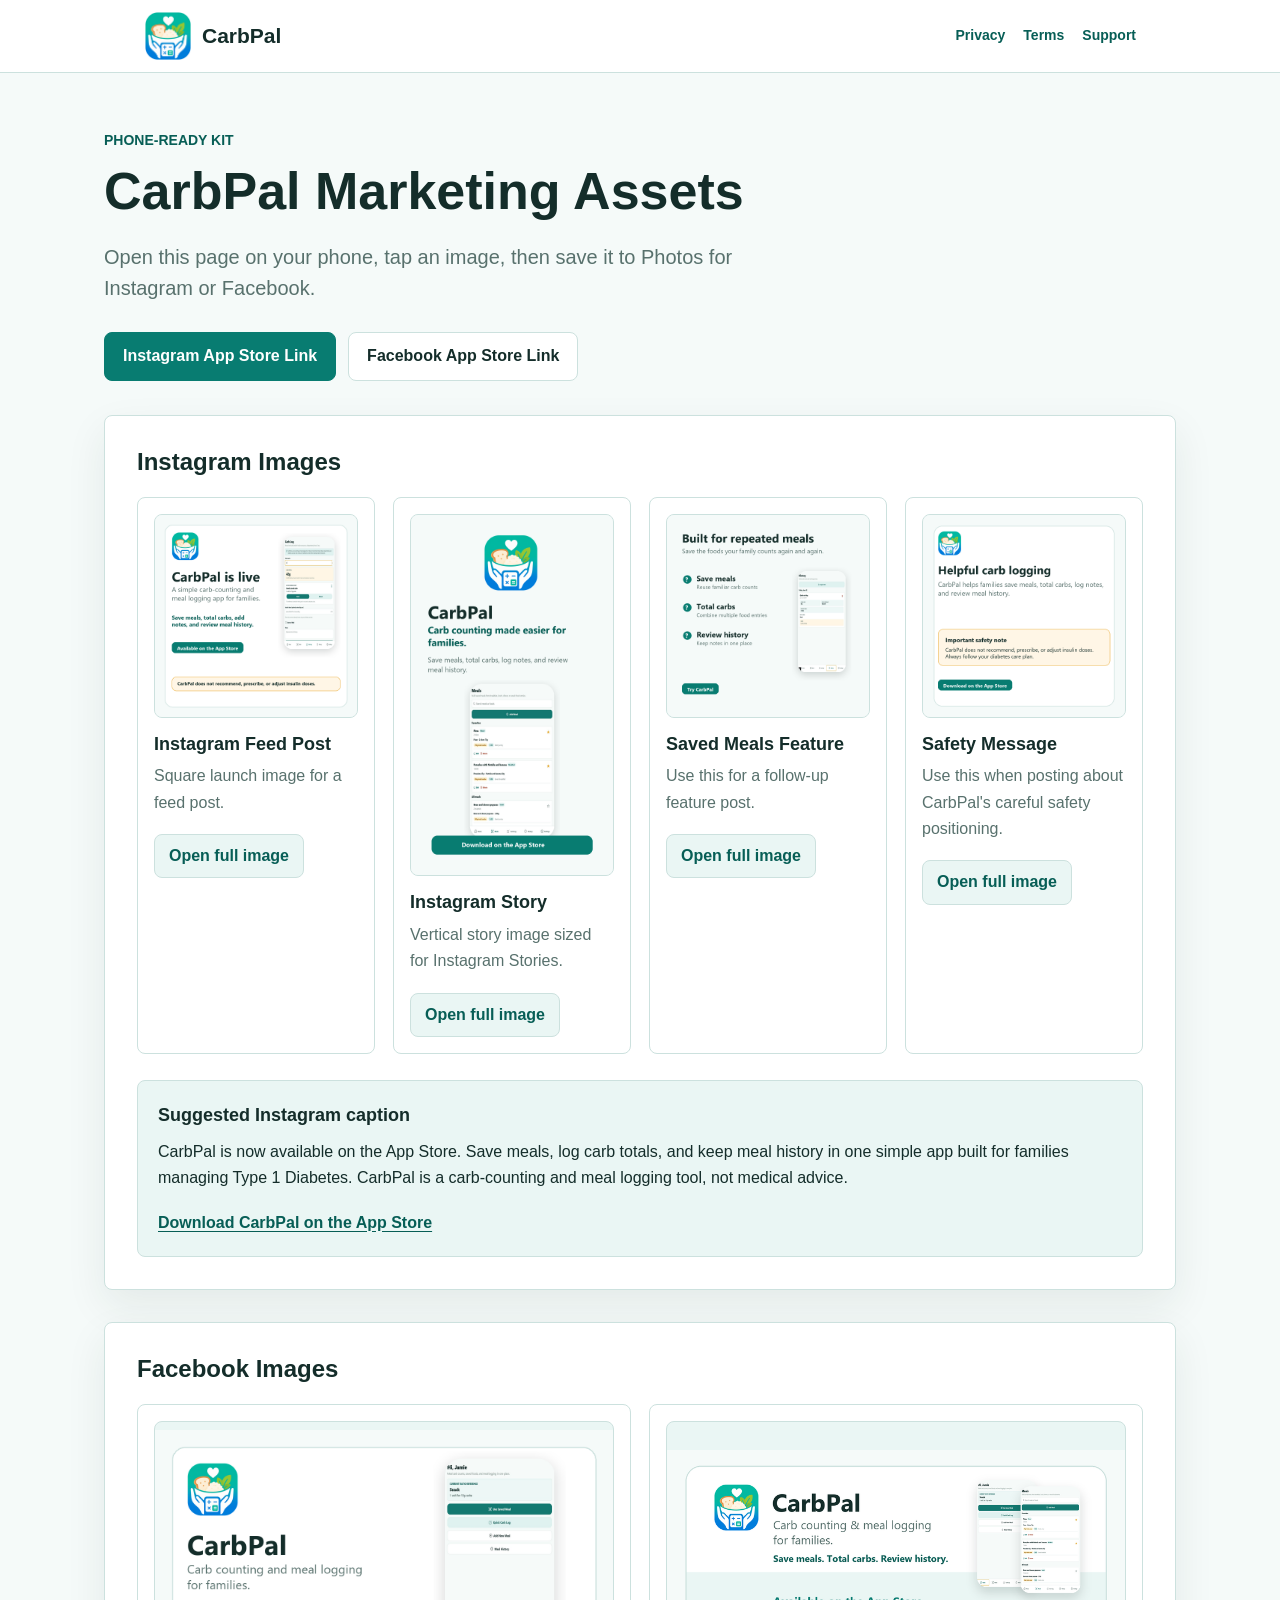
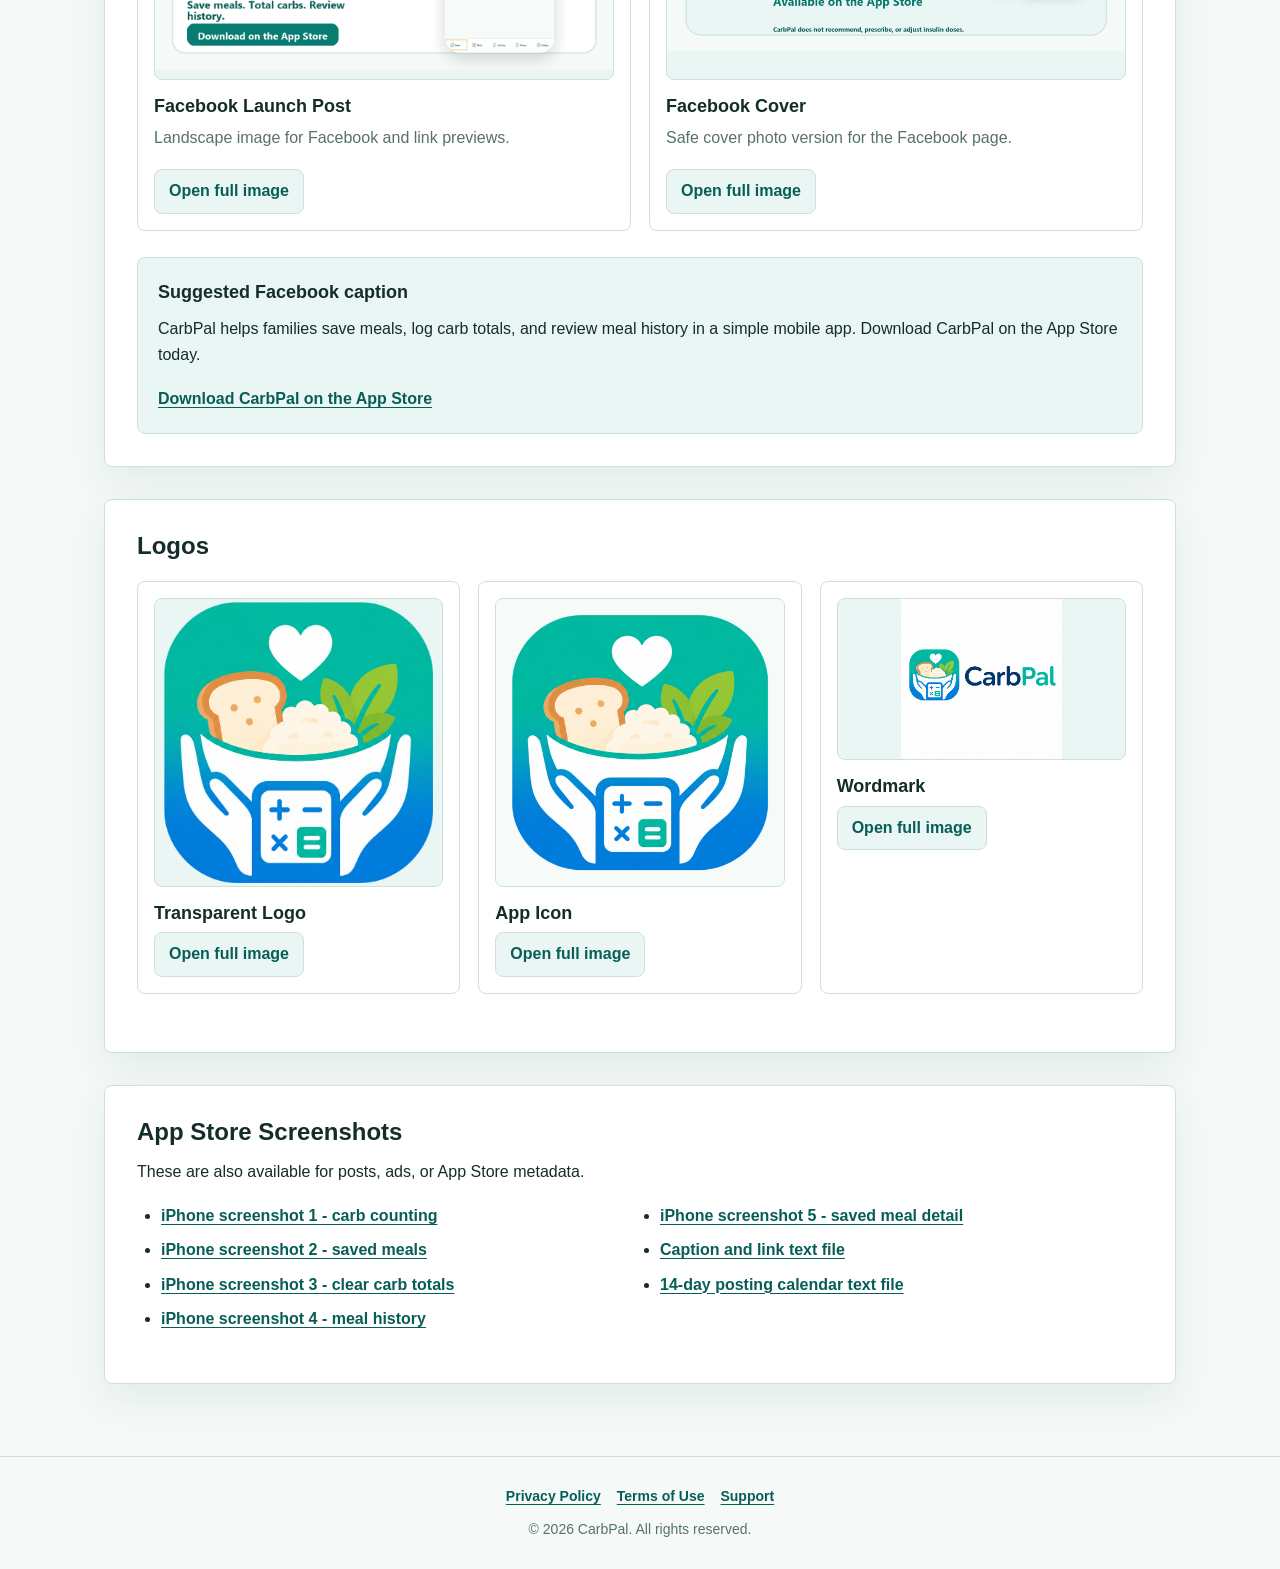
<file: marketing.html>
<!doctype html>
<html lang="en">
  <head>
    <meta charset="utf-8">
    <meta name="viewport" content="width=device-width, initial-scale=1">
    <meta name="description" content="CarbPal marketing assets for Instagram, Facebook, and App Store promotion.">
    <title>Marketing Assets | CarbPal</title>
    <link rel="icon" href="assets/carbpal-logo-transparent.png">
    <link rel="stylesheet" href="site.css">
  </head>
  <body>
    <header class="site-header">
      <nav class="nav" aria-label="Main navigation">
        <a class="brand" href="index.html">
          <img src="assets/carbpal-logo-transparent.png" alt="CarbPal logo">
          <span>CarbPal</span>
        </a>
        <div class="nav-links">
          <a href="privacy.html">Privacy</a>
          <a href="terms.html">Terms</a>
          <a href="support.html">Support</a>
        </div>
      </nav>
    </header>

    <main class="marketing-main">
      <p class="eyebrow">Phone-ready kit</p>
      <h1 class="page-title">CarbPal Marketing Assets</h1>
      <p class="lead">
        Open this page on your phone, tap an image, then save it to Photos for Instagram or Facebook.
      </p>

      <div class="marketing-actions" aria-label="Campaign links">
        <a class="button-link" href="https://apps.apple.com/app/apple-store/id6779878066?pt=129033792&ct=instagram_launch&mt=8">
          Instagram App Store Link
        </a>
        <a class="button-link secondary" href="https://apps.apple.com/app/apple-store/id6779878066?pt=129033792&ct=facebook_launch&mt=8">
          Facebook App Store Link
        </a>
      </div>

      <section class="content-panel asset-section" aria-labelledby="instagram-assets">
        <h2 id="instagram-assets">Instagram Images</h2>
        <div class="asset-grid">
          <article class="asset-card">
            <a href="marketing/social/instagram-square-launch-1080x1080.png">
              <img src="marketing/social/instagram-square-launch-1080x1080.png" alt="CarbPal Instagram launch square graphic">
            </a>
            <h3>Instagram Feed Post</h3>
            <p>Square launch image for a feed post.</p>
            <a class="asset-link" href="marketing/social/instagram-square-launch-1080x1080.png">Open full image</a>
          </article>

          <article class="asset-card asset-card-tall">
            <a href="marketing/social/instagram-story-launch-1080x1920.png">
              <img src="marketing/social/instagram-story-launch-1080x1920.png" alt="CarbPal Instagram story launch graphic">
            </a>
            <h3>Instagram Story</h3>
            <p>Vertical story image sized for Instagram Stories.</p>
            <a class="asset-link" href="marketing/social/instagram-story-launch-1080x1920.png">Open full image</a>
          </article>

          <article class="asset-card">
            <a href="marketing/social/feature-saved-meals-1080x1080.png">
              <img src="marketing/social/feature-saved-meals-1080x1080.png" alt="CarbPal saved meals feature graphic">
            </a>
            <h3>Saved Meals Feature</h3>
            <p>Use this for a follow-up feature post.</p>
            <a class="asset-link" href="marketing/social/feature-saved-meals-1080x1080.png">Open full image</a>
          </article>

          <article class="asset-card">
            <a href="marketing/social/trust-safety-1080x1080.png">
              <img src="marketing/social/trust-safety-1080x1080.png" alt="CarbPal safety and trust graphic">
            </a>
            <h3>Safety Message</h3>
            <p>Use this when posting about CarbPal's careful safety positioning.</p>
            <a class="asset-link" href="marketing/social/trust-safety-1080x1080.png">Open full image</a>
          </article>
        </div>

        <div class="copy-box">
          <strong>Suggested Instagram caption</strong>
          <p>
            CarbPal is now available on the App Store. Save meals, log carb totals, and keep meal history in one simple
            app built for families managing Type 1 Diabetes. CarbPal is a carb-counting and meal logging tool, not
            medical advice.
          </p>
          <p><a href="https://apps.apple.com/app/apple-store/id6779878066?pt=129033792&ct=instagram_launch&mt=8">Download CarbPal on the App Store</a></p>
        </div>
      </section>

      <section class="content-panel asset-section" aria-labelledby="facebook-assets">
        <h2 id="facebook-assets">Facebook Images</h2>
        <div class="asset-grid">
          <article class="asset-card asset-card-wide">
            <a href="marketing/social/facebook-launch-1200x630.png">
              <img src="marketing/social/facebook-launch-1200x630.png" alt="CarbPal Facebook launch graphic">
            </a>
            <h3>Facebook Launch Post</h3>
            <p>Landscape image for Facebook and link previews.</p>
            <a class="asset-link" href="marketing/social/facebook-launch-1200x630.png">Open full image</a>
          </article>

          <article class="asset-card asset-card-wide">
            <a href="marketing/facebook/carbpal-facebook-cover-820x360-safe.png">
              <img src="marketing/facebook/carbpal-facebook-cover-820x360-safe.png" alt="CarbPal Facebook cover photo">
            </a>
            <h3>Facebook Cover</h3>
            <p>Safe cover photo version for the Facebook page.</p>
            <a class="asset-link" href="marketing/facebook/carbpal-facebook-cover-820x360-safe.png">Open full image</a>
          </article>
        </div>

        <div class="copy-box">
          <strong>Suggested Facebook caption</strong>
          <p>
            CarbPal helps families save meals, log carb totals, and review meal history in a simple mobile app.
            Download CarbPal on the App Store today.
          </p>
          <p><a href="https://apps.apple.com/app/apple-store/id6779878066?pt=129033792&ct=facebook_launch&mt=8">Download CarbPal on the App Store</a></p>
        </div>
      </section>

      <section class="content-panel asset-section" aria-labelledby="logo-assets">
        <h2 id="logo-assets">Logos</h2>
        <div class="asset-grid">
          <article class="asset-card">
            <a href="marketing/logos/carbpal-logo-transparent.png">
              <img src="marketing/logos/carbpal-logo-transparent.png" alt="CarbPal transparent logo">
            </a>
            <h3>Transparent Logo</h3>
            <a class="asset-link" href="marketing/logos/carbpal-logo-transparent.png">Open full image</a>
          </article>

          <article class="asset-card">
            <a href="marketing/logos/carbpal-ios-icon.png">
              <img src="marketing/logos/carbpal-ios-icon.png" alt="CarbPal iOS app icon">
            </a>
            <h3>App Icon</h3>
            <a class="asset-link" href="marketing/logos/carbpal-ios-icon.png">Open full image</a>
          </article>

          <article class="asset-card asset-card-wide">
            <a href="marketing/logos/carbpal-wordmark.png">
              <img src="marketing/logos/carbpal-wordmark.png" alt="CarbPal wordmark logo">
            </a>
            <h3>Wordmark</h3>
            <a class="asset-link" href="marketing/logos/carbpal-wordmark.png">Open full image</a>
          </article>
        </div>
      </section>

      <section class="content-panel asset-section" aria-labelledby="screenshot-assets">
        <h2 id="screenshot-assets">App Store Screenshots</h2>
        <p>These are also available for posts, ads, or App Store metadata.</p>
        <ul class="download-list">
          <li><a href="marketing/screenshots/iphone-65/01-carb-counting.png">iPhone screenshot 1 - carb counting</a></li>
          <li><a href="marketing/screenshots/iphone-65/02-saved-meals.png">iPhone screenshot 2 - saved meals</a></li>
          <li><a href="marketing/screenshots/iphone-65/03-clear-carb-totals.png">iPhone screenshot 3 - clear carb totals</a></li>
          <li><a href="marketing/screenshots/iphone-65/04-meal-history.png">iPhone screenshot 4 - meal history</a></li>
          <li><a href="marketing/screenshots/iphone-65/05-saved-meal-detail.png">iPhone screenshot 5 - saved meal detail</a></li>
          <li><a href="marketing/marketing-captions-and-links.txt">Caption and link text file</a></li>
          <li><a href="marketing/14-day-posting-calendar.txt">14-day posting calendar text file</a></li>
        </ul>
      </section>
    </main>

    <footer class="site-footer">
      <nav aria-label="Footer navigation">
        <a href="privacy.html">Privacy Policy</a>
        <a href="terms.html">Terms of Use</a>
        <a href="support.html">Support</a>
      </nav>
      <div>&copy; 2026 CarbPal. All rights reserved.</div>
    </footer>
  </body>
</html>
</file>
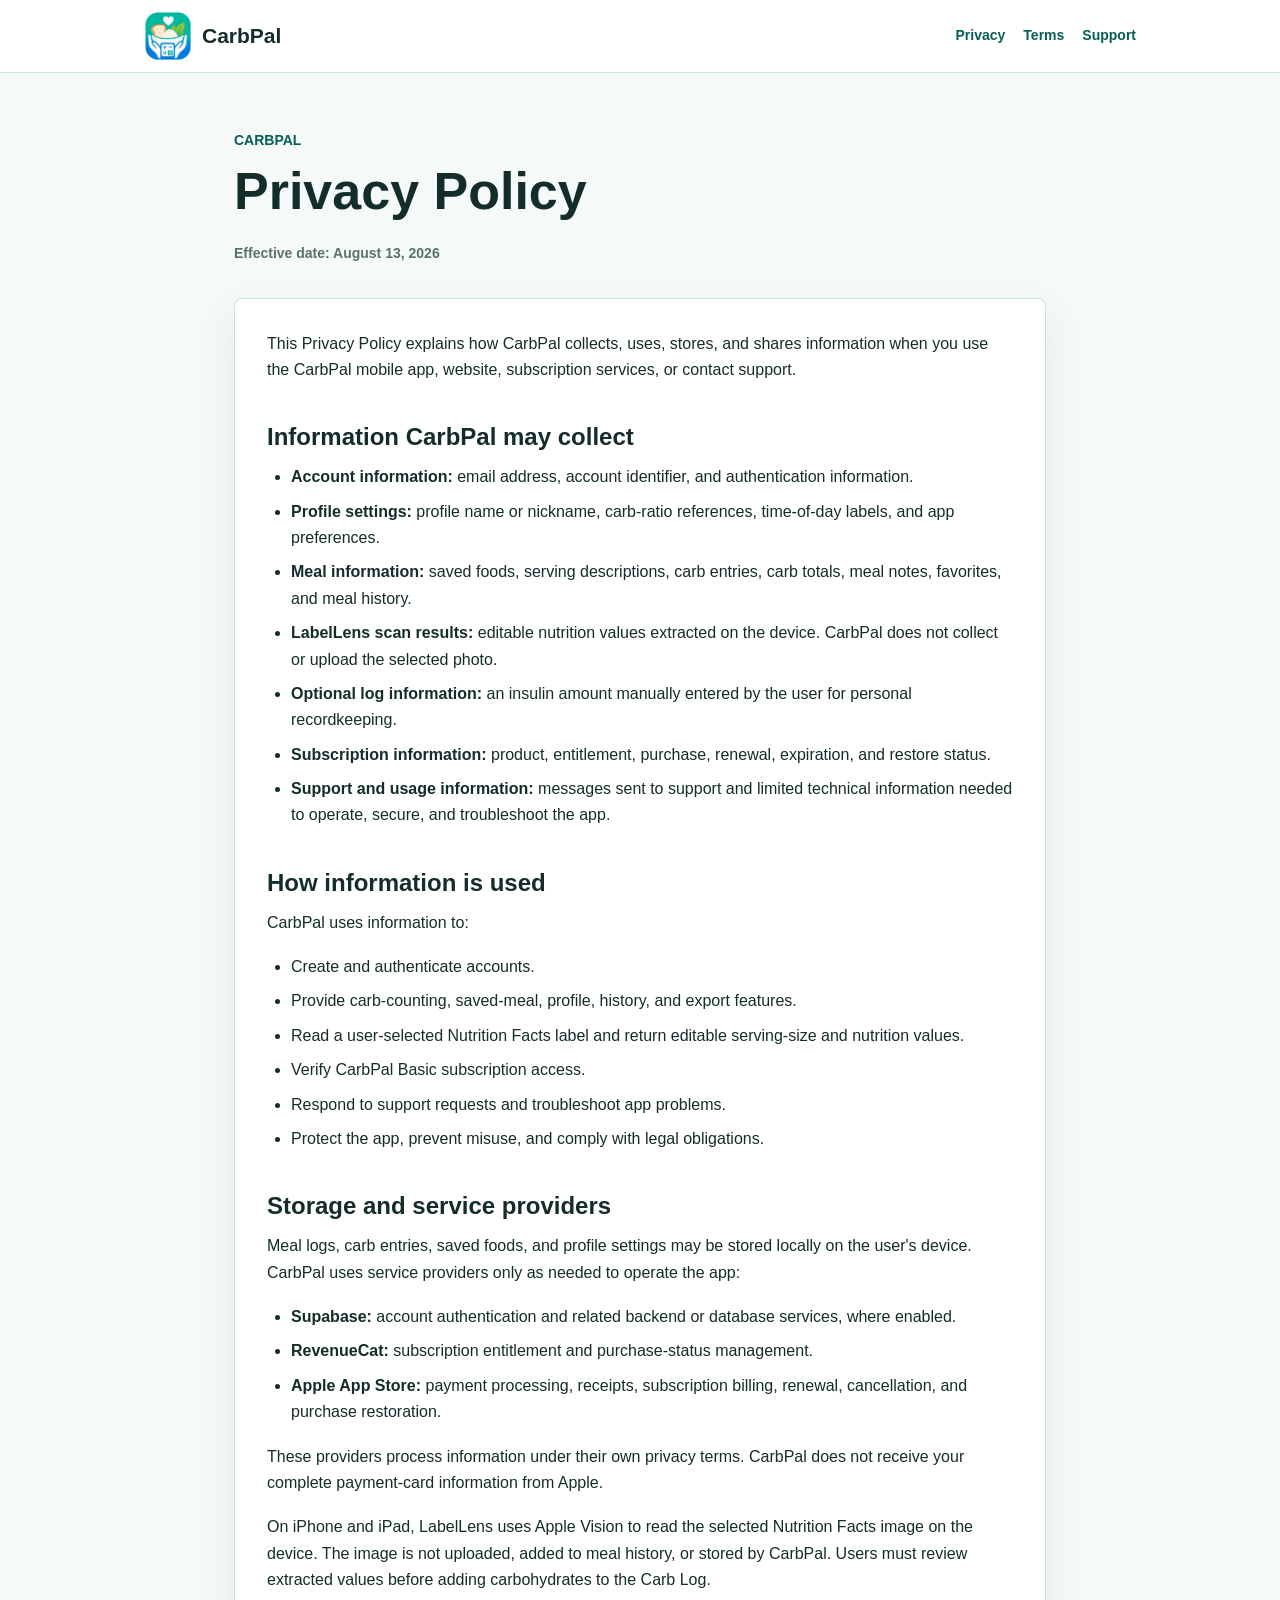
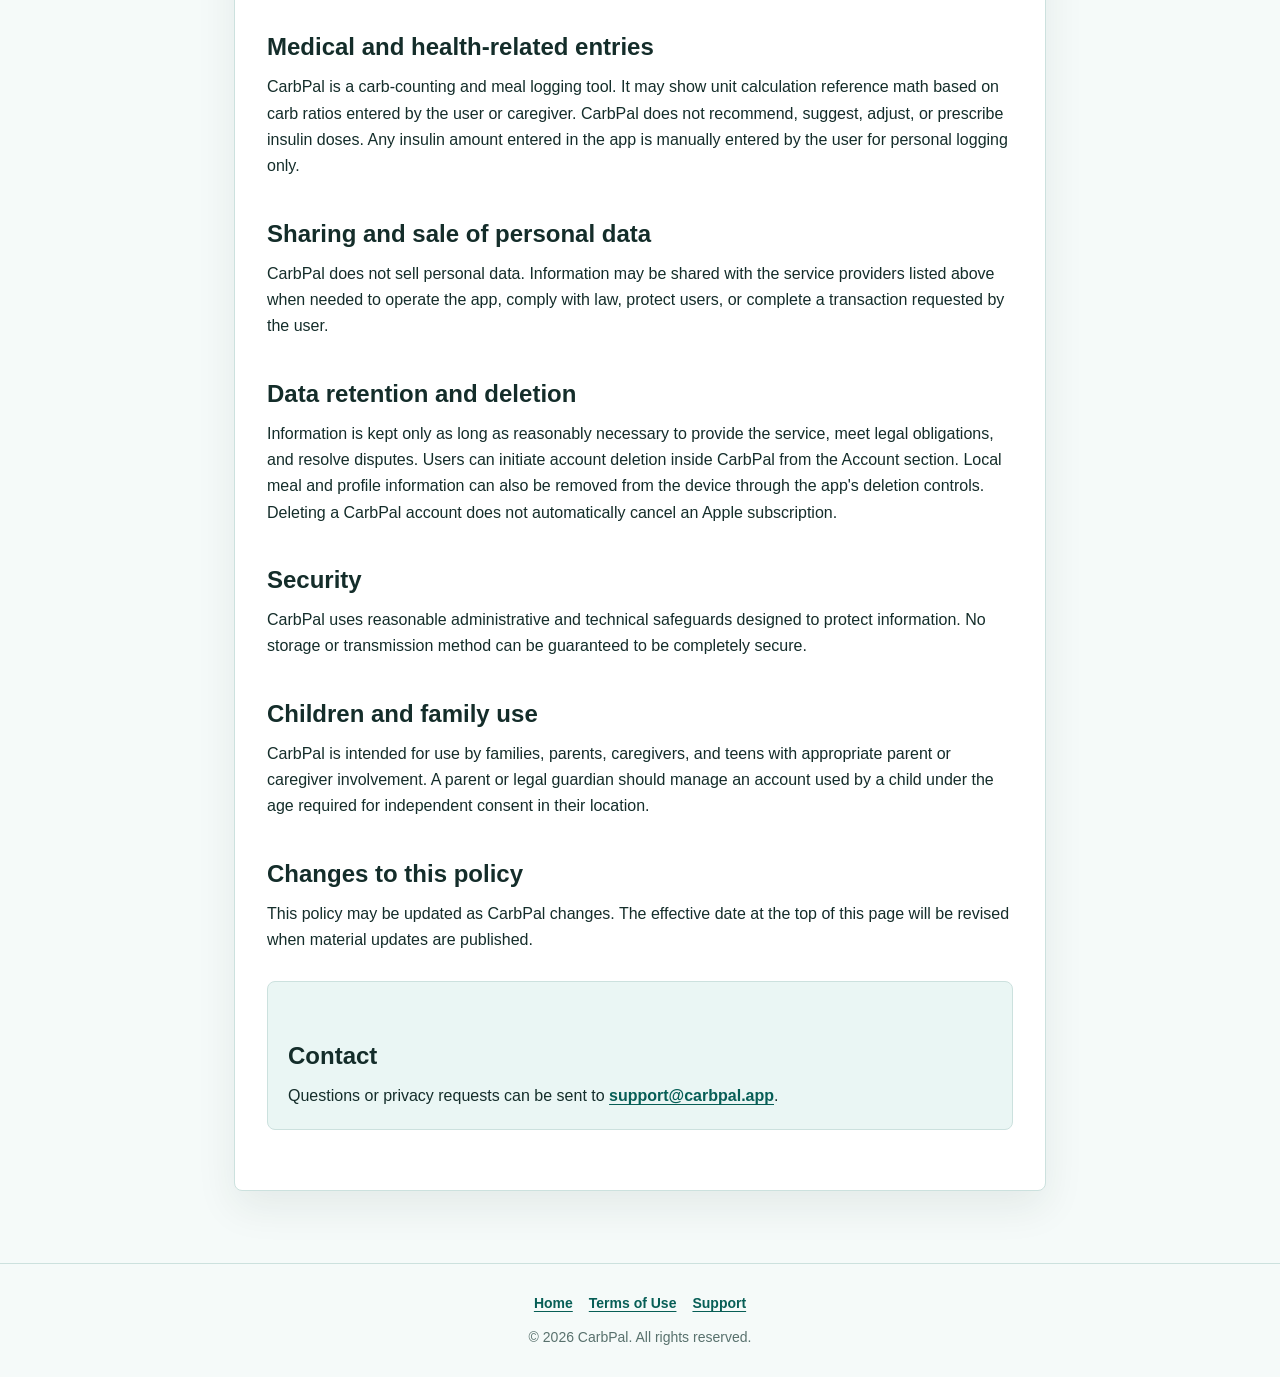
<file: privacy.html>
<!doctype html>
<html lang="en">
  <head>
    <meta charset="utf-8">
    <meta name="viewport" content="width=device-width, initial-scale=1">
    <meta name="description" content="CarbPal Privacy Policy">
    <title>Privacy Policy | CarbPal</title>
    <link rel="icon" href="assets/carbpal-logo-transparent.png">
    <link rel="stylesheet" href="site.css">
  </head>
  <body>
    <header class="site-header">
      <nav class="nav" aria-label="Main navigation">
        <a class="brand" href="index.html">
          <img src="assets/carbpal-logo-transparent.png" alt="CarbPal logo">
          <span>CarbPal</span>
        </a>
        <div class="nav-links">
          <a href="privacy.html" aria-current="page">Privacy</a>
          <a href="terms.html">Terms</a>
          <a href="support.html">Support</a>
        </div>
      </nav>
    </header>

    <main>
      <p class="eyebrow">CarbPal</p>
      <h1 class="page-title">Privacy Policy</h1>
      <p class="effective-date">Effective date: August 13, 2026</p>

      <article class="content-panel">
        <p>
          This Privacy Policy explains how CarbPal collects, uses, stores, and shares information when you use the
          CarbPal mobile app, website, subscription services, or contact support.
        </p>

        <h2>Information CarbPal may collect</h2>
        <ul>
          <li><strong>Account information:</strong> email address, account identifier, and authentication information.</li>
          <li><strong>Profile settings:</strong> profile name or nickname, carb-ratio references, time-of-day labels, and app preferences.</li>
          <li><strong>Meal information:</strong> saved foods, serving descriptions, carb entries, carb totals, meal notes, favorites, and meal history.</li>
          <li><strong>LabelLens scan results:</strong> editable nutrition values extracted on the device. CarbPal does not collect or upload the selected photo.</li>
          <li><strong>Optional log information:</strong> an insulin amount manually entered by the user for personal recordkeeping.</li>
          <li><strong>Subscription information:</strong> product, entitlement, purchase, renewal, expiration, and restore status.</li>
          <li><strong>Support and usage information:</strong> messages sent to support and limited technical information needed to operate, secure, and troubleshoot the app.</li>
        </ul>

        <h2>How information is used</h2>
        <p>CarbPal uses information to:</p>
        <ul>
          <li>Create and authenticate accounts.</li>
          <li>Provide carb-counting, saved-meal, profile, history, and export features.</li>
          <li>Read a user-selected Nutrition Facts label and return editable serving-size and nutrition values.</li>
          <li>Verify CarbPal Basic subscription access.</li>
          <li>Respond to support requests and troubleshoot app problems.</li>
          <li>Protect the app, prevent misuse, and comply with legal obligations.</li>
        </ul>

        <h2>Storage and service providers</h2>
        <p>
          Meal logs, carb entries, saved foods, and profile settings may be stored locally on the user's device. CarbPal
          uses service providers only as needed to operate the app:
        </p>
        <ul>
          <li><strong>Supabase:</strong> account authentication and related backend or database services, where enabled.</li>
          <li><strong>RevenueCat:</strong> subscription entitlement and purchase-status management.</li>
          <li><strong>Apple App Store:</strong> payment processing, receipts, subscription billing, renewal, cancellation, and purchase restoration.</li>
        </ul>
        <p>
          These providers process information under their own privacy terms. CarbPal does not receive your complete
          payment-card information from Apple.
        </p>
        <p>
          On iPhone and iPad, LabelLens uses Apple Vision to read the selected Nutrition Facts image on the device. The
          image is not uploaded, added to meal history, or stored by CarbPal. Users must review extracted values before
          adding carbohydrates to the Carb Log.
        </p>

        <h2>Medical and health-related entries</h2>
        <p>
          CarbPal is a carb-counting and meal logging tool. It may show unit calculation reference math based on carb
          ratios entered by the user or caregiver. CarbPal does not recommend, suggest, adjust, or prescribe insulin
          doses. Any insulin amount entered in the app is manually entered by the user for personal logging only.
        </p>

        <h2>Sharing and sale of personal data</h2>
        <p>
          CarbPal does not sell personal data. Information may be shared with the service providers listed above when
          needed to operate the app, comply with law, protect users, or complete a transaction requested by the user.
        </p>

        <h2>Data retention and deletion</h2>
        <p>
          Information is kept only as long as reasonably necessary to provide the service, meet legal obligations, and
          resolve disputes. Users can initiate account deletion inside CarbPal from the Account section. Local meal and
          profile information can also be removed from the device through the app's deletion controls. Deleting a
          CarbPal account does not automatically cancel an Apple subscription.
        </p>

        <h2>Security</h2>
        <p>
          CarbPal uses reasonable administrative and technical safeguards designed to protect information. No storage
          or transmission method can be guaranteed to be completely secure.
        </p>

        <h2>Children and family use</h2>
        <p>
          CarbPal is intended for use by families, parents, caregivers, and teens with appropriate parent or caregiver
          involvement. A parent or legal guardian should manage an account used by a child under the age required for
          independent consent in their location.
        </p>

        <h2>Changes to this policy</h2>
        <p>
          This policy may be updated as CarbPal changes. The effective date at the top of this page will be revised when
          material updates are published.
        </p>

        <div class="contact-box">
          <h2>Contact</h2>
          <p>Questions or privacy requests can be sent to <a href="mailto:support@carbpal.app">support@carbpal.app</a>.</p>
        </div>
      </article>
    </main>

    <footer class="site-footer">
      <nav aria-label="Footer navigation">
        <a href="index.html">Home</a>
        <a href="terms.html">Terms of Use</a>
        <a href="support.html">Support</a>
      </nav>
      <div>&copy; 2026 CarbPal. All rights reserved.</div>
    </footer>
  </body>
</html>
</file>
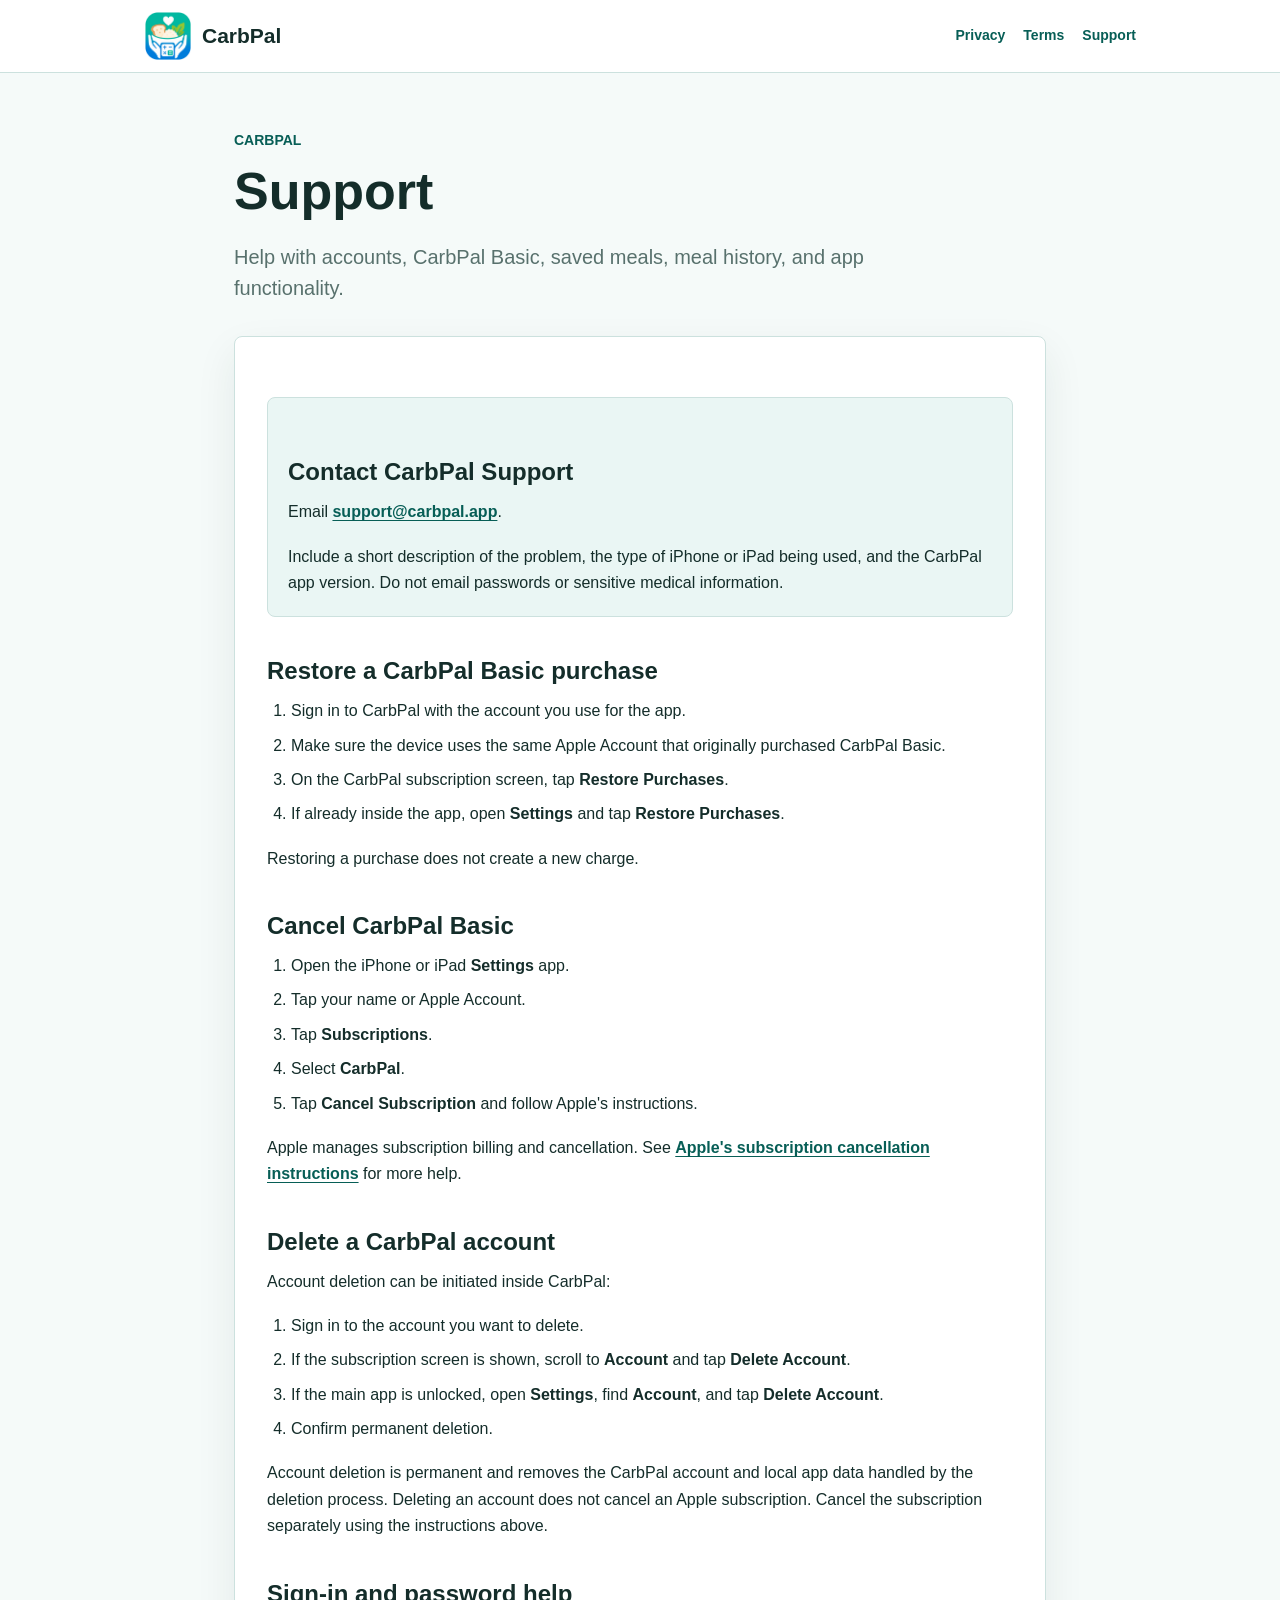
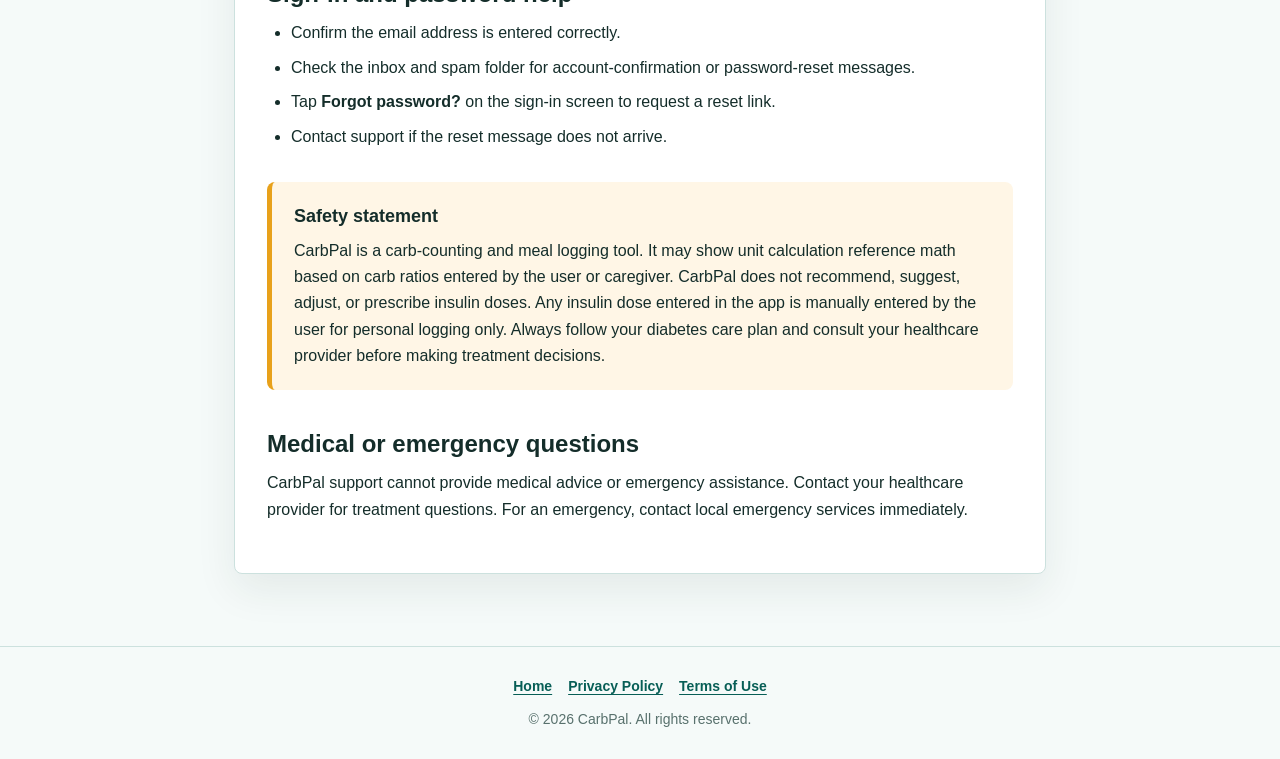
<file: support.html>
<!doctype html>
<html lang="en">
  <head>
    <meta charset="utf-8">
    <meta name="viewport" content="width=device-width, initial-scale=1">
    <meta name="description" content="CarbPal support, subscription, and account deletion instructions">
    <title>Support | CarbPal</title>
    <link rel="icon" href="assets/carbpal-logo-transparent.png">
    <link rel="stylesheet" href="site.css">
  </head>
  <body>
    <header class="site-header">
      <nav class="nav" aria-label="Main navigation">
        <a class="brand" href="index.html">
          <img src="assets/carbpal-logo-transparent.png" alt="CarbPal logo">
          <span>CarbPal</span>
        </a>
        <div class="nav-links">
          <a href="privacy.html">Privacy</a>
          <a href="terms.html">Terms</a>
          <a href="support.html" aria-current="page">Support</a>
        </div>
      </nav>
    </header>

    <main>
      <p class="eyebrow">CarbPal</p>
      <h1 class="page-title">Support</h1>
      <p class="lead">Help with accounts, CarbPal Basic, saved meals, meal history, and app functionality.</p>

      <article class="content-panel">
        <div class="contact-box">
          <h2>Contact CarbPal Support</h2>
          <p>Email <a href="mailto:support@carbpal.app?subject=CarbPal%20Support">support@carbpal.app</a>.</p>
          <p>
            Include a short description of the problem, the type of iPhone or iPad being used, and the CarbPal app
            version. Do not email passwords or sensitive medical information.
          </p>
        </div>

        <h2>Restore a CarbPal Basic purchase</h2>
        <ol>
          <li>Sign in to CarbPal with the account you use for the app.</li>
          <li>Make sure the device uses the same Apple Account that originally purchased CarbPal Basic.</li>
          <li>On the CarbPal subscription screen, tap <strong>Restore Purchases</strong>.</li>
          <li>If already inside the app, open <strong>Settings</strong> and tap <strong>Restore Purchases</strong>.</li>
        </ol>
        <p>Restoring a purchase does not create a new charge.</p>

        <h2>Cancel CarbPal Basic</h2>
        <ol>
          <li>Open the iPhone or iPad <strong>Settings</strong> app.</li>
          <li>Tap your name or Apple Account.</li>
          <li>Tap <strong>Subscriptions</strong>.</li>
          <li>Select <strong>CarbPal</strong>.</li>
          <li>Tap <strong>Cancel Subscription</strong> and follow Apple's instructions.</li>
        </ol>
        <p>
          Apple manages subscription billing and cancellation. See
          <a href="https://support.apple.com/en-us/118428">Apple's subscription cancellation instructions</a> for more help.
        </p>

        <h2>Delete a CarbPal account</h2>
        <p>Account deletion can be initiated inside CarbPal:</p>
        <ol>
          <li>Sign in to the account you want to delete.</li>
          <li>If the subscription screen is shown, scroll to <strong>Account</strong> and tap <strong>Delete Account</strong>.</li>
          <li>If the main app is unlocked, open <strong>Settings</strong>, find <strong>Account</strong>, and tap <strong>Delete Account</strong>.</li>
          <li>Confirm permanent deletion.</li>
        </ol>
        <p>
          Account deletion is permanent and removes the CarbPal account and local app data handled by the deletion
          process. Deleting an account does not cancel an Apple subscription. Cancel the subscription separately using
          the instructions above.
        </p>

        <h2>Sign-in and password help</h2>
        <ul>
          <li>Confirm the email address is entered correctly.</li>
          <li>Check the inbox and spam folder for account-confirmation or password-reset messages.</li>
          <li>Tap <strong>Forgot password?</strong> on the sign-in screen to request a reset link.</li>
          <li>Contact support if the reset message does not arrive.</li>
        </ul>

        <div class="safety-notice">
          <strong>Safety statement</strong>
          CarbPal is a carb-counting and meal logging tool. It may show unit calculation reference math based on carb
          ratios entered by the user or caregiver. CarbPal does not recommend, suggest, adjust, or prescribe insulin
          doses. Any insulin dose entered in the app is manually entered by the user for personal logging only. Always
          follow your diabetes care plan and consult your healthcare provider before making treatment decisions.
        </div>

        <h2>Medical or emergency questions</h2>
        <p>
          CarbPal support cannot provide medical advice or emergency assistance. Contact your healthcare provider for
          treatment questions. For an emergency, contact local emergency services immediately.
        </p>
      </article>
    </main>

    <footer class="site-footer">
      <nav aria-label="Footer navigation">
        <a href="index.html">Home</a>
        <a href="privacy.html">Privacy Policy</a>
        <a href="terms.html">Terms of Use</a>
      </nav>
      <div>&copy; 2026 CarbPal. All rights reserved.</div>
    </footer>
  </body>
</html>
</file>
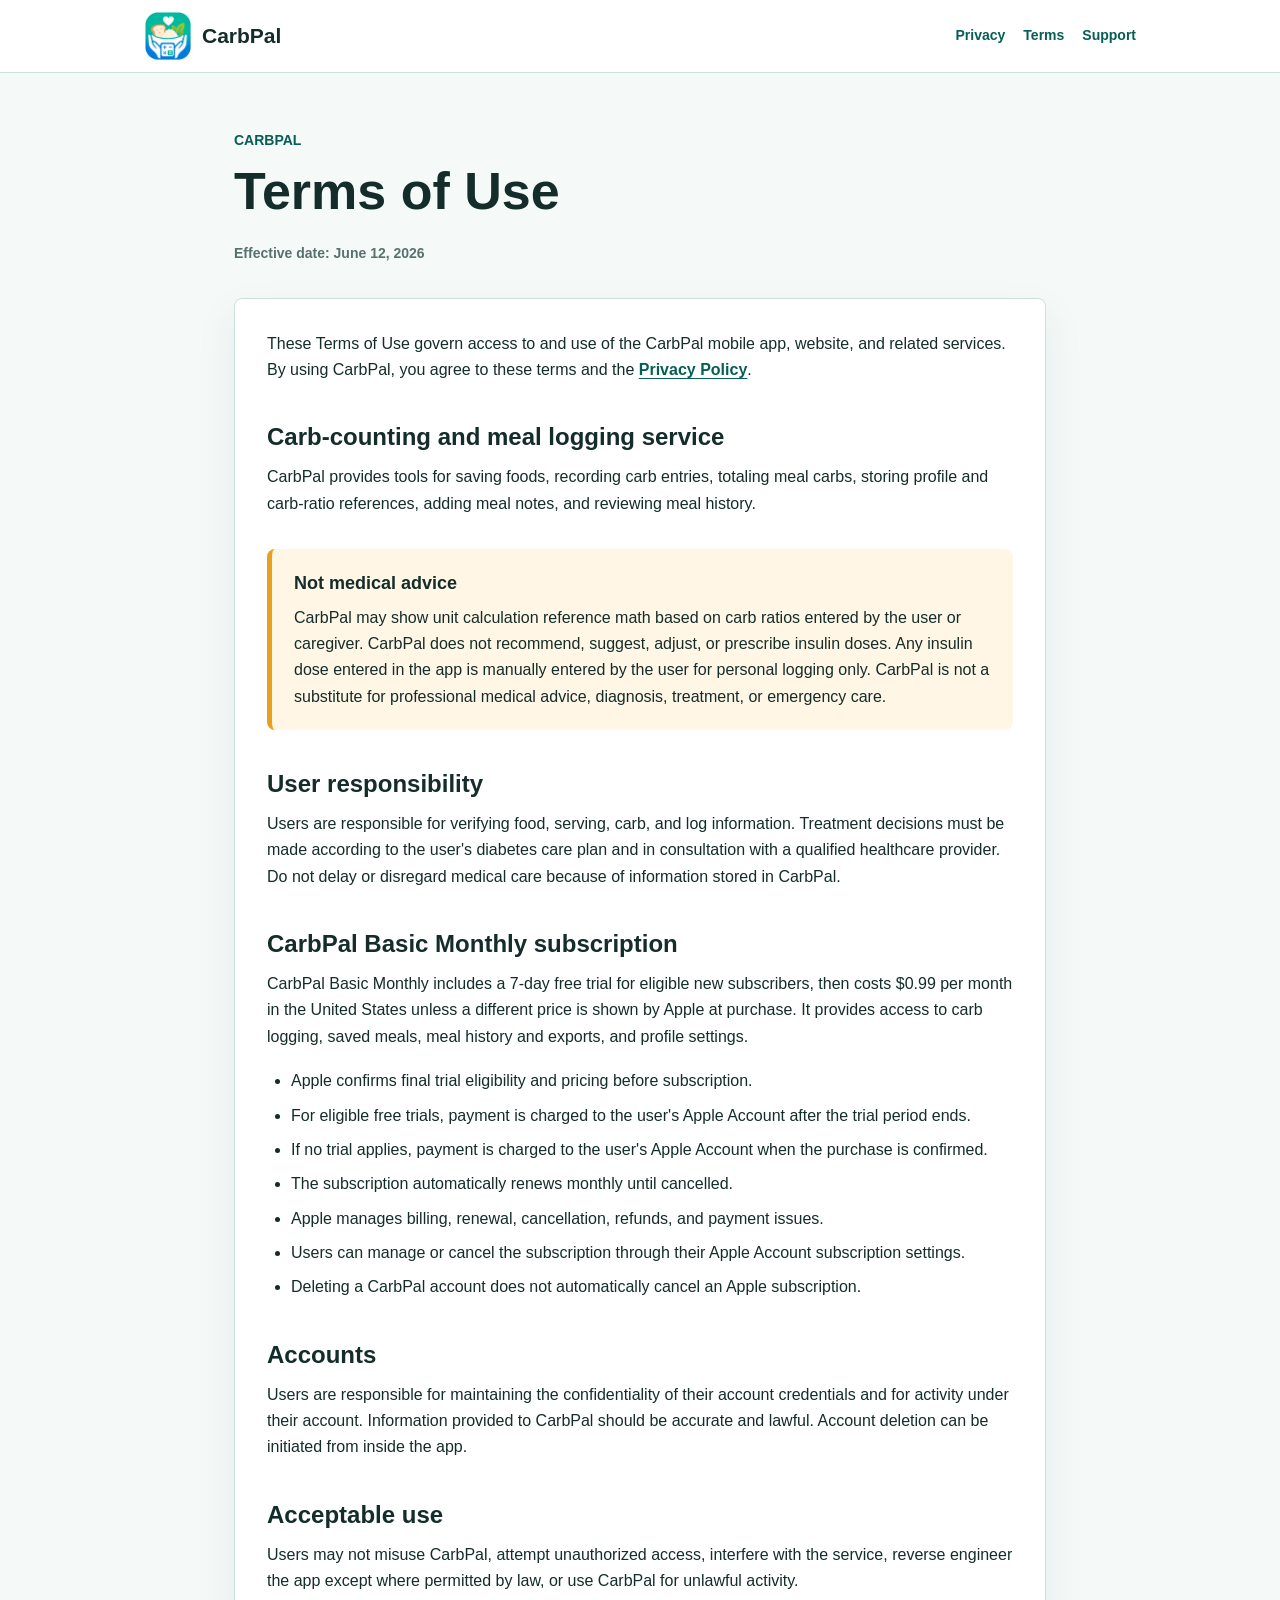
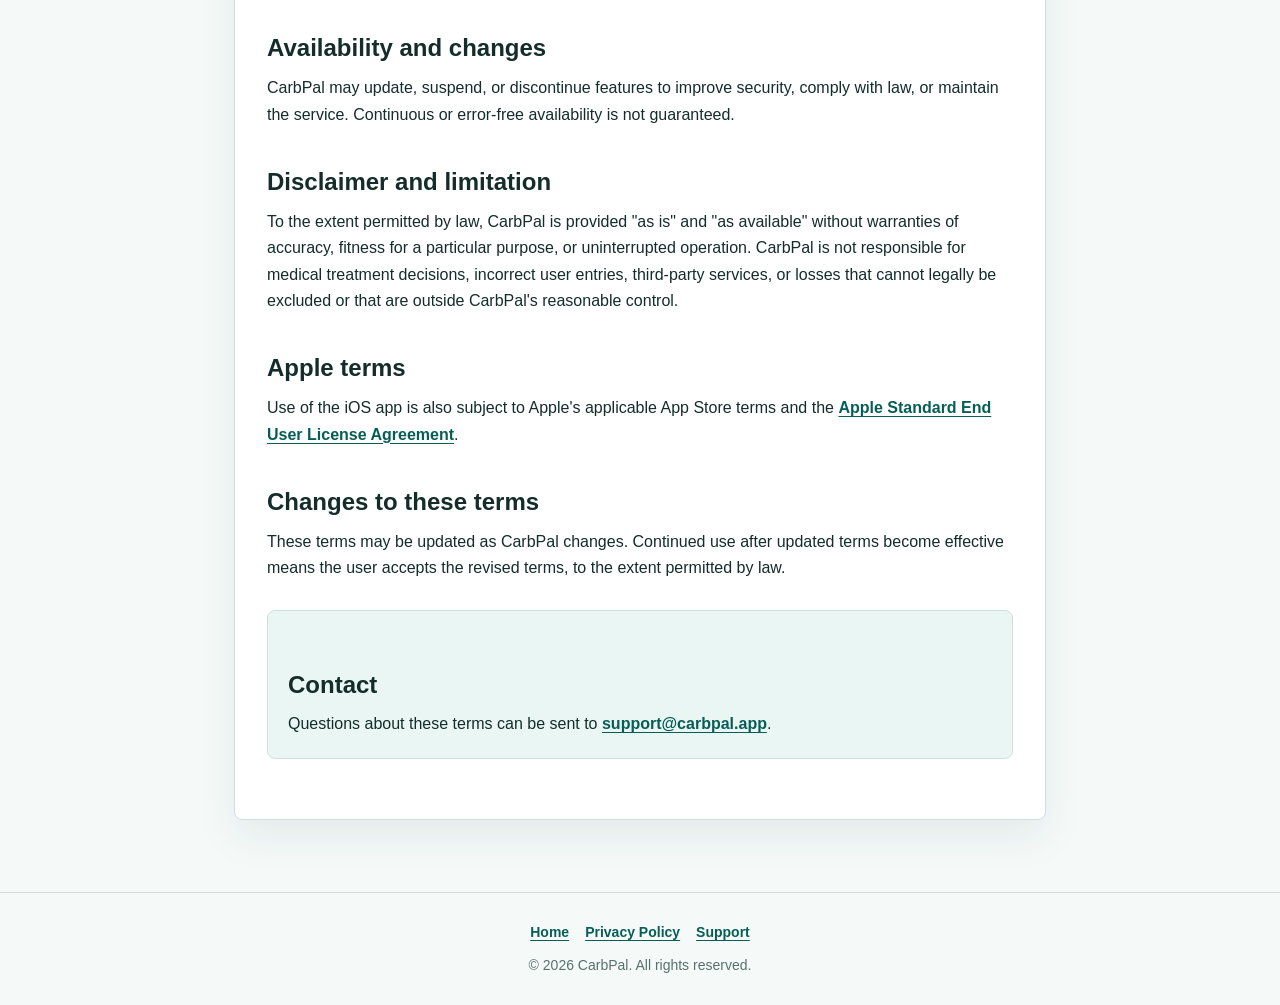
<file: terms.html>
<!doctype html>
<html lang="en">
  <head>
    <meta charset="utf-8">
    <meta name="viewport" content="width=device-width, initial-scale=1">
    <meta name="description" content="CarbPal Terms of Use">
    <title>Terms of Use | CarbPal</title>
    <link rel="icon" href="assets/carbpal-logo-transparent.png">
    <link rel="stylesheet" href="site.css">
  </head>
  <body>
    <header class="site-header">
      <nav class="nav" aria-label="Main navigation">
        <a class="brand" href="index.html">
          <img src="assets/carbpal-logo-transparent.png" alt="CarbPal logo">
          <span>CarbPal</span>
        </a>
        <div class="nav-links">
          <a href="privacy.html">Privacy</a>
          <a href="terms.html" aria-current="page">Terms</a>
          <a href="support.html">Support</a>
        </div>
      </nav>
    </header>

    <main>
      <p class="eyebrow">CarbPal</p>
      <h1 class="page-title">Terms of Use</h1>
      <p class="effective-date">Effective date: June 12, 2026</p>

      <article class="content-panel">
        <p>
          These Terms of Use govern access to and use of the CarbPal mobile app, website, and related services. By using
          CarbPal, you agree to these terms and the <a href="privacy.html">Privacy Policy</a>.
        </p>

        <h2>Carb-counting and meal logging service</h2>
        <p>
          CarbPal provides tools for saving foods, recording carb entries, totaling meal carbs, storing profile and
          carb-ratio references, adding meal notes, and reviewing meal history.
        </p>

        <div class="safety-notice">
          <strong>Not medical advice</strong>
          CarbPal may show unit calculation reference math based on carb ratios entered by the user or caregiver.
          CarbPal does not recommend, suggest, adjust, or prescribe insulin doses. Any insulin dose entered in the app
          is manually entered by the user for personal logging only. CarbPal is not a substitute for professional medical
          advice, diagnosis, treatment, or emergency care.
        </div>

        <h2>User responsibility</h2>
        <p>
          Users are responsible for verifying food, serving, carb, and log information. Treatment decisions must be made
          according to the user's diabetes care plan and in consultation with a qualified healthcare provider. Do not
          delay or disregard medical care because of information stored in CarbPal.
        </p>

        <h2>CarbPal Basic Monthly subscription</h2>
        <p>
          CarbPal Basic Monthly includes a 7-day free trial for eligible new subscribers, then costs $0.99 per month in
          the United States unless a different price is shown by Apple at purchase. It provides access to carb logging,
          saved meals, meal history and exports, and profile settings.
        </p>
        <ul>
          <li>Apple confirms final trial eligibility and pricing before subscription.</li>
          <li>For eligible free trials, payment is charged to the user's Apple Account after the trial period ends.</li>
          <li>If no trial applies, payment is charged to the user's Apple Account when the purchase is confirmed.</li>
          <li>The subscription automatically renews monthly until cancelled.</li>
          <li>Apple manages billing, renewal, cancellation, refunds, and payment issues.</li>
          <li>Users can manage or cancel the subscription through their Apple Account subscription settings.</li>
          <li>Deleting a CarbPal account does not automatically cancel an Apple subscription.</li>
        </ul>

        <h2>Accounts</h2>
        <p>
          Users are responsible for maintaining the confidentiality of their account credentials and for activity under
          their account. Information provided to CarbPal should be accurate and lawful. Account deletion can be initiated
          from inside the app.
        </p>

        <h2>Acceptable use</h2>
        <p>
          Users may not misuse CarbPal, attempt unauthorized access, interfere with the service, reverse engineer the app
          except where permitted by law, or use CarbPal for unlawful activity.
        </p>

        <h2>Availability and changes</h2>
        <p>
          CarbPal may update, suspend, or discontinue features to improve security, comply with law, or maintain the
          service. Continuous or error-free availability is not guaranteed.
        </p>

        <h2>Disclaimer and limitation</h2>
        <p>
          To the extent permitted by law, CarbPal is provided "as is" and "as available" without warranties of accuracy,
          fitness for a particular purpose, or uninterrupted operation. CarbPal is not responsible for medical treatment
          decisions, incorrect user entries, third-party services, or losses that cannot legally be excluded or that are
          outside CarbPal's reasonable control.
        </p>

        <h2>Apple terms</h2>
        <p>
          Use of the iOS app is also subject to Apple's applicable App Store terms and the
          <a href="https://www.apple.com/legal/internet-services/itunes/dev/stdeula/">Apple Standard End User License Agreement</a>.
        </p>

        <h2>Changes to these terms</h2>
        <p>
          These terms may be updated as CarbPal changes. Continued use after updated terms become effective means the
          user accepts the revised terms, to the extent permitted by law.
        </p>

        <div class="contact-box">
          <h2>Contact</h2>
          <p>Questions about these terms can be sent to <a href="mailto:support@carbpal.app">support@carbpal.app</a>.</p>
        </div>
      </article>
    </main>

    <footer class="site-footer">
      <nav aria-label="Footer navigation">
        <a href="index.html">Home</a>
        <a href="privacy.html">Privacy Policy</a>
        <a href="support.html">Support</a>
      </nav>
      <div>&copy; 2026 CarbPal. All rights reserved.</div>
    </footer>
  </body>
</html>
</file>
<file: site.css>
:root {
  color-scheme: light;
  --background: #f5faf9;
  --surface: #ffffff;
  --surface-alt: #eaf6f4;
  --text: #142d2a;
  --muted: #58716d;
  --primary: #087c71;
  --primary-dark: #075e56;
  --border: #cce1de;
  --warning-background: #fff6e6;
  --warning-border: #e8a11a;
  --shadow: 0 16px 40px rgba(20, 45, 42, 0.08);
}

* {
  box-sizing: border-box;
}

html {
  scroll-behavior: smooth;
}

body {
  background: var(--background);
  color: var(--text);
  font-family: -apple-system, BlinkMacSystemFont, "Segoe UI", sans-serif;
  font-size: 16px;
  line-height: 1.65;
  margin: 0;
}

a {
  color: var(--primary-dark);
  font-weight: 700;
  text-underline-offset: 3px;
}

a:hover,
a:focus-visible {
  color: var(--primary);
}

a:focus-visible {
  outline: 3px solid rgba(8, 124, 113, 0.25);
  outline-offset: 4px;
}

.site-header {
  background: var(--surface);
  border-bottom: 1px solid var(--border);
}

.nav {
  align-items: center;
  display: flex;
  gap: 24px;
  justify-content: space-between;
  margin: 0 auto;
  max-width: 1040px;
  min-height: 72px;
  padding: 10px 24px;
}

.brand {
  align-items: center;
  color: var(--text);
  display: inline-flex;
  font-size: 21px;
  font-weight: 800;
  gap: 10px;
  text-decoration: none;
}

.brand img {
  border-radius: 12px;
  height: 48px;
  object-fit: contain;
  width: 48px;
}

.nav-links {
  align-items: center;
  display: flex;
  flex-wrap: wrap;
  gap: 18px;
  justify-content: flex-end;
}

.nav-links a {
  font-size: 14px;
  text-decoration: none;
}

main {
  margin: 0 auto;
  max-width: 860px;
  padding: 56px 24px 72px;
}

.home-main {
  max-width: 1040px;
}

.hero {
  align-items: center;
  display: grid;
  gap: 48px;
  grid-template-columns: minmax(0, 1fr) 300px;
  min-height: 470px;
}

.hero-copy {
  max-width: 650px;
}

.hero-logo {
  border-radius: 30px;
  filter: drop-shadow(0 18px 30px rgba(8, 124, 113, 0.16));
  max-width: 300px;
  width: 100%;
}

.eyebrow {
  color: var(--primary-dark);
  font-size: 14px;
  font-weight: 800;
  margin: 0 0 8px;
  text-transform: uppercase;
}

h1,
h2,
h3 {
  line-height: 1.2;
}

h1 {
  font-size: clamp(40px, 8vw, 68px);
  letter-spacing: 0;
  margin: 0 0 20px;
}

.page-title {
  font-size: clamp(34px, 7vw, 52px);
}

h2 {
  font-size: 24px;
  margin: 40px 0 12px;
}

h3 {
  font-size: 18px;
  margin: 28px 0 8px;
}

p,
ul,
ol {
  margin: 0 0 18px;
}

ul,
ol {
  padding-left: 24px;
}

li + li {
  margin-top: 8px;
}

.lead {
  color: var(--muted);
  font-size: 20px;
  line-height: 1.55;
  max-width: 700px;
}

.app-store-badge-link {
  display: inline-flex;
  margin-top: 10px;
}

.app-store-badge-link img {
  display: block;
}

.button-links {
  display: flex;
  flex-wrap: wrap;
  gap: 12px;
  margin-top: 28px;
}

.button-link {
  background: var(--primary);
  border: 1px solid var(--primary);
  border-radius: 8px;
  color: #ffffff;
  display: inline-flex;
  min-height: 48px;
  padding: 10px 18px;
  text-align: center;
  text-decoration: none;
}

.button-link.secondary {
  background: var(--surface);
  border-color: var(--border);
  color: var(--text);
}

.button-link:hover,
.button-link:focus-visible {
  background: var(--primary-dark);
  color: #ffffff;
}

.safety-notice {
  background: var(--warning-background);
  border-left: 5px solid var(--warning-border);
  border-radius: 8px;
  margin: 32px 0;
  padding: 20px 22px;
}

.safety-notice strong {
  display: block;
  font-size: 18px;
  margin-bottom: 6px;
}

.content-panel {
  background: var(--surface);
  border: 1px solid var(--border);
  border-radius: 8px;
  box-shadow: var(--shadow);
  margin-top: 32px;
  padding: 32px;
}

.effective-date {
  color: var(--muted);
  font-size: 14px;
  font-weight: 700;
}

.contact-box {
  background: var(--surface-alt);
  border: 1px solid var(--border);
  border-radius: 8px;
  margin: 28px 0;
  padding: 20px;
}

.contact-box p:last-child {
  margin-bottom: 0;
}

.marketing-main {
  max-width: 1120px;
}

.marketing-actions {
  display: flex;
  flex-wrap: wrap;
  gap: 12px;
  margin: 28px 0 34px;
}

.asset-section h2 {
  margin-top: 0;
}

.asset-grid {
  display: grid;
  gap: 18px;
  grid-template-columns: repeat(auto-fit, minmax(220px, 1fr));
  margin: 20px 0 26px;
}

.asset-card {
  background: var(--surface);
  border: 1px solid var(--border);
  border-radius: 8px;
  padding: 16px;
}

.asset-card img {
  aspect-ratio: 1;
  background: var(--surface-alt);
  border: 1px solid var(--border);
  border-radius: 8px;
  display: block;
  height: auto;
  object-fit: contain;
  width: 100%;
}

.asset-card-tall img {
  aspect-ratio: 9 / 16;
}

.asset-card-wide img {
  aspect-ratio: 16 / 9;
}

.asset-card h3 {
  margin-top: 16px;
}

.asset-card p {
  color: var(--muted);
}

.asset-link {
  align-items: center;
  background: var(--surface-alt);
  border: 1px solid var(--border);
  border-radius: 8px;
  display: inline-flex;
  min-height: 44px;
  padding: 8px 14px;
  text-decoration: none;
}

.copy-box {
  background: var(--surface-alt);
  border: 1px solid var(--border);
  border-radius: 8px;
  padding: 20px;
}

.copy-box strong {
  display: block;
  font-size: 18px;
  margin-bottom: 8px;
}

.copy-box p:last-child,
.download-list li:last-child {
  margin-bottom: 0;
}

.download-list {
  columns: 2;
}

.site-footer {
  border-top: 1px solid var(--border);
  color: var(--muted);
  font-size: 14px;
  padding: 28px 24px;
  text-align: center;
}

.site-footer nav {
  display: flex;
  flex-wrap: wrap;
  gap: 16px;
  justify-content: center;
  margin-bottom: 10px;
}

@media (max-width: 720px) {
  .nav {
    align-items: flex-start;
    flex-direction: column;
    gap: 8px;
    padding: 12px 18px;
  }

  .nav-links {
    gap: 14px;
    justify-content: flex-start;
    padding-bottom: 8px;
  }

  main {
    padding: 38px 18px 56px;
  }

  .hero {
    gap: 24px;
    grid-template-columns: 1fr;
    min-height: auto;
  }

  .hero-logo {
    grid-row: 1;
    justify-self: center;
    max-width: 190px;
  }

  .content-panel {
    padding: 22px 18px;
  }

  .button-links {
    flex-direction: column;
  }

  .button-link {
    justify-content: center;
    width: 100%;
  }

  .marketing-actions {
    flex-direction: column;
  }

  .asset-grid {
    grid-template-columns: 1fr;
  }

  .asset-card {
    padding: 14px;
  }

  .download-list {
    columns: 1;
  }
}
</file>
